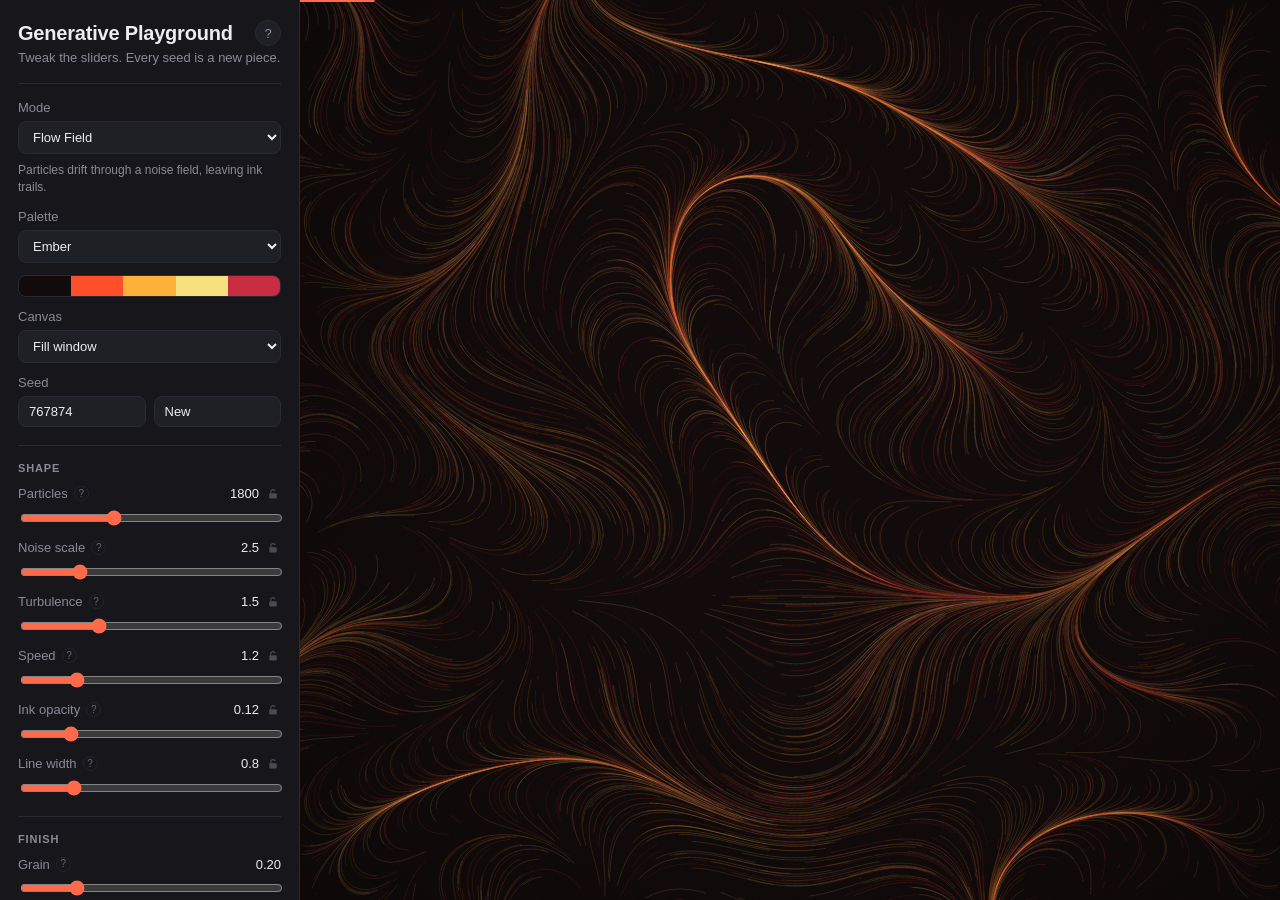
<file: index.html>
<!doctype html>
<html lang="en">
<head>
  <meta charset="utf-8">
  <meta name="viewport" content="width=device-width, initial-scale=1">
  <title>Generative Playground</title>
  <link rel="stylesheet" href="style.css">
</head>
<body>
  <aside id="panel">
    <header>
      <div class="title-row">
        <h1>Generative Playground</h1>
        <button id="helpBtn" type="button" class="icon" aria-label="Keyboard shortcuts" title="Keyboard shortcuts (?)">?</button>
      </div>
      <p class="sub">Tweak the sliders. Every seed is a new piece.</p>
    </header>

    <section class="group">
      <label class="field">
        <span class="label">Mode</span>
        <select id="mode"></select>
      </label>
      <p id="modeDesc" class="hint"></p>
      <label class="field">
        <span class="label">Palette</span>
        <select id="palette"></select>
      </label>
      <div id="swatches"></div>
      <label class="field">
        <span class="label">Canvas</span>
        <select id="aspect"></select>
      </label>
      <label class="field">
        <span class="label">Seed</span>
        <div class="row">
          <input id="seed" type="number" min="0" step="1">
          <button id="reseed" type="button" title="New seed">New</button>
        </div>
      </label>
    </section>

    <section class="group">
      <h2>Shape</h2>
      <div id="params" class="stack"></div>
    </section>

    <section class="group">
      <h2>Finish</h2>
      <div id="post" class="stack"></div>
    </section>

    <section class="group actions">
      <button id="randomize" type="button">Randomize <kbd>R</kbd></button>
      <button id="pause" type="button">Pause <kbd>Space</kbd></button>
      <div class="row">
        <button id="share" type="button">Copy link</button>
        <button id="present" type="button">Present <kbd>F</kbd></button>
      </div>
      <p id="status" aria-live="polite"></p>
    </section>

    <section class="group">
      <h2>Export</h2>
      <label class="field">
        <span class="label">Size</span>
        <select id="exportSize"></select>
      </label>
      <button id="save" type="button" class="primary">Save PNG <kbd>S</kbd></button>
      <button id="saveSvg" type="button">Save SVG</button>
      <button id="record" type="button">Record video <kbd>V</kbd></button>
    </section>

    <section class="group">
      <div class="group-head">
        <h2>Favorites</h2>
        <button id="favorite" type="button" class="small">★ Save current</button>
      </div>
      <div id="favorites"></div>
    </section>
  </aside>

  <main id="stage">
    <div id="progress" aria-hidden="true"><span></span></div>
    <canvas id="canvas"></canvas>
    <div id="hint">Press F or Esc to exit</div>
  </main>

  <dialog id="help" aria-labelledby="helpTitle">
    <div class="dialog-head">
      <h2 id="helpTitle">Keyboard shortcuts</h2>
      <button id="helpClose" type="button" class="icon" aria-label="Close">×</button>
    </div>
    <dl class="keys">
      <dt><kbd>R</kbd></dt><dd>Randomize (locked sliders stay put)</dd>
      <dt><kbd>Space</kbd></dt><dd>Pause / resume</dd>
      <dt><kbd>S</kbd></dt><dd>Save PNG at the chosen size</dd>
      <dt><kbd>V</kbd></dt><dd>Record / stop video</dd>
      <dt><kbd>F</kbd></dt><dd>Present fullscreen</dd>
      <dt><kbd>Esc</kbd></dt><dd>Leave present mode / close this</dd>
      <dt><kbd>?</kbd></dt><dd>Show / hide this list</dd>
    </dl>
    <p class="hint">Shortcuts are ignored while typing in the seed box or a menu has focus.</p>
  </dialog>

  <script type="module" src="src/main.js"></script>
</body>
</html>
</file>
<file: style.css>
:root {
  --bg: #0e0e11;
  --panel: #16161b;
  --line: #2a2a33;
  --text: #ececf1;
  --muted: #8b8b98;
  --accent: #ff6b4a;
  --radius: 8px;
  font-family: ui-sans-serif, -apple-system, "Segoe UI", Roboto, sans-serif;
  color-scheme: dark;
}

* { box-sizing: border-box; }

html, body {
  margin: 0;
  height: 100%;
  background: var(--bg);
  color: var(--text);
}

body {
  display: grid;
  grid-template-columns: 300px 1fr;
}

#panel {
  background: var(--panel);
  border-right: 1px solid var(--line);
  padding: 20px 18px;
  overflow-y: auto;
  display: flex;
  flex-direction: column;
  gap: 18px;
}

h1 {
  margin: 0;
  font-size: 20px;
  letter-spacing: -0.01em;
}

.sub {
  margin: 4px 0 0;
  color: var(--muted);
  font-size: 13px;
}

.group {
  display: flex;
  flex-direction: column;
  gap: 12px;
  padding-top: 16px;
  border-top: 1px solid var(--line);
}

.field {
  display: flex;
  flex-direction: column;
  gap: 6px;
  font-size: 13px;
}

.field .head {
  display: flex;
  justify-content: space-between;
}

.label { color: var(--muted); }

output {
  font-variant-numeric: tabular-nums;
  color: var(--text);
}

.row { display: flex; gap: 8px; }
.row input { flex: 1; min-width: 0; }

select, input[type="number"], button {
  font: inherit;
  font-size: 13px;
  color: var(--text);
  background: #1f1f26;
  border: 1px solid var(--line);
  border-radius: var(--radius);
  padding: 7px 10px;
}

button {
  cursor: pointer;
  display: flex;
  justify-content: space-between;
  align-items: center;
}

button:hover { border-color: #44444f; background: #24242c; }

button.primary {
  background: var(--accent);
  border-color: var(--accent);
  color: #1a0d09;
  font-weight: 600;
}

button.primary:hover { filter: brightness(1.08); }

button.recording {
  background: #d64545;
  border-color: #d64545;
  color: #fff;
}

button.recording:hover { background: #e05252; }

kbd {
  font: inherit;
  font-size: 11px;
  opacity: 0.6;
  border: 1px solid currentColor;
  border-radius: 4px;
  padding: 0 5px;
}

input[type="range"] {
  width: 100%;
  accent-color: var(--accent);
}

#swatches {
  display: flex;
  height: 22px;
  border-radius: var(--radius);
  overflow: hidden;
  border: 1px solid var(--line);
}

#swatches span { flex: 1; }

.title-row {
  display: flex;
  justify-content: space-between;
  align-items: center;
  gap: 8px;
}

button.icon {
  width: 26px;
  height: 26px;
  padding: 0;
  justify-content: center;
  border-radius: 50%;
  color: var(--muted);
  flex: none;
}

button.icon:hover { color: var(--text); }

.hint {
  margin: -4px 0 0;
  color: var(--muted);
  font-size: 12px;
  line-height: 1.45;
}

.head .name {
  display: flex;
  align-items: center;
  gap: 6px;
}

/* Tooltips anchor to the whole field so they span the panel and never overflow it. */
.field { position: relative; }

button.tip {
  width: 15px;
  height: 15px;
  padding: 0;
  justify-content: center;
  border-radius: 50%;
  background: none;
  color: var(--muted);
  font-size: 10px;
  line-height: 1;
  opacity: 0.7;
}

button.tip:hover, button.tip:focus-visible { opacity: 1; background: none; }

button.tip::after {
  content: attr(data-tip);
  position: absolute;
  top: 22px;
  left: 0;
  right: 0;
  z-index: 5;
  padding: 8px 10px;
  border: 1px solid var(--line);
  border-radius: 6px;
  background: #24242c;
  color: var(--text);
  font-size: 12px;
  line-height: 1.45;
  text-align: left;
  white-space: normal;
  box-shadow: 0 6px 20px rgba(0, 0, 0, 0.4);
  opacity: 0;
  pointer-events: none;
  transition: opacity 0.12s;
}

button.tip:hover::after, button.tip:focus::after { opacity: 1; }
button.tip:not(:hover):not(:focus)::after { visibility: hidden; }

#progress {
  position: absolute;
  top: 0;
  left: 0;
  right: 0;
  height: 2px;
  z-index: 2;
  pointer-events: none;
  transition: opacity 0.6s;
}

#progress span {
  display: block;
  height: 100%;
  background: var(--accent);
  transform: scaleX(0);
  transform-origin: 0 50%;
}

#progress.done { opacity: 0; }
body.presenting #progress { display: none; }

dialog {
  width: min(380px, calc(100vw - 32px));
  padding: 18px 20px;
  border: 1px solid var(--line);
  border-radius: 12px;
  background: var(--panel);
  color: var(--text);
}

dialog::backdrop { background: rgba(0, 0, 0, 0.6); }

.dialog-head {
  display: flex;
  justify-content: space-between;
  align-items: center;
  margin-bottom: 14px;
}

.dialog-head h2 {
  font-size: 15px;
  text-transform: none;
  letter-spacing: 0;
  color: var(--text);
}

.keys {
  display: grid;
  grid-template-columns: auto 1fr;
  gap: 10px 14px;
  align-items: center;
  margin: 0 0 14px;
  font-size: 13px;
}

.keys dt { justify-self: start; }
.keys dd { margin: 0; color: var(--muted); }
.keys kbd { font-size: 12px; opacity: 1; padding: 1px 7px; }

#status {
  margin: 0;
  color: var(--muted);
  font-size: 12px;
  min-height: 1em;
}

h2 {
  margin: 0;
  font-size: 11px;
  font-weight: 600;
  text-transform: uppercase;
  letter-spacing: 0.08em;
  color: var(--muted);
}

.stack {
  display: flex;
  flex-direction: column;
  gap: 12px;
}

.group-head {
  display: flex;
  justify-content: space-between;
  align-items: center;
}

.row > button { flex: 1; }

button.small { padding: 4px 9px; font-size: 12px; }

button:disabled { opacity: 0.5; cursor: progress; }

.head .right {
  display: flex;
  align-items: center;
  gap: 6px;
}

button.lock {
  padding: 2px;
  border: 0;
  background: none;
  color: var(--muted);
  opacity: 0.45;
  line-height: 0;
}

button.lock:hover { opacity: 1; background: none; }
button.lock[aria-pressed="true"] { color: var(--accent); opacity: 1; }

#favorites {
  display: grid;
  grid-template-columns: repeat(3, 1fr);
  gap: 6px;
}

.empty {
  grid-column: 1 / -1;
  margin: 0;
  color: var(--muted);
  font-size: 12px;
}

.fav { position: relative; }

.fav .load {
  display: block;
  width: 100%;
  aspect-ratio: 1;
  padding: 0;
  overflow: hidden;
}

.fav .load:hover { border-color: var(--accent); }

.fav img {
  display: block;
  width: 100%;
  height: 100%;
  object-fit: cover;
}

.fav .del {
  position: absolute;
  top: 3px;
  right: 3px;
  width: 20px;
  height: 20px;
  padding: 0;
  justify-content: center;
  border-radius: 50%;
  background: rgba(0, 0, 0, 0.7);
  font-size: 13px;
  line-height: 1;
  opacity: 0;
}

.fav:hover .del, .fav:focus-within .del { opacity: 1; }

@media (hover: none) {
  .fav .del { opacity: 1; }
}

#stage {
  position: relative;
  overflow: hidden;
  display: flex;
  align-items: center;
  justify-content: center;
  background: #0a0a0c;
}

canvas { display: block; }

canvas.framed { box-shadow: 0 10px 40px rgba(0, 0, 0, 0.5); }

#hint {
  position: absolute;
  bottom: 24px;
  left: 50%;
  transform: translateX(-50%);
  padding: 8px 14px;
  border-radius: 999px;
  background: rgba(0, 0, 0, 0.7);
  color: #fff;
  font-size: 13px;
  pointer-events: none;
  opacity: 0;
  transition: opacity 0.4s;
}

#hint.show { opacity: 1; }

body.presenting { grid-template-columns: 1fr; }
body.presenting #panel { display: none; }
body.presenting #stage { background: #000; height: 100vh; }
body.presenting canvas.framed { box-shadow: none; }

@media (max-width: 760px) {
  body {
    grid-template-columns: 1fr;
    grid-template-rows: 62vh auto;
    height: auto;
  }
  #stage { grid-row: 1; }
  body.presenting { grid-template-rows: 100vh; }
  #panel {
    grid-row: 2;
    border-right: 0;
    border-top: 1px solid var(--line);
    padding: 16px;
  }
}
</file>
